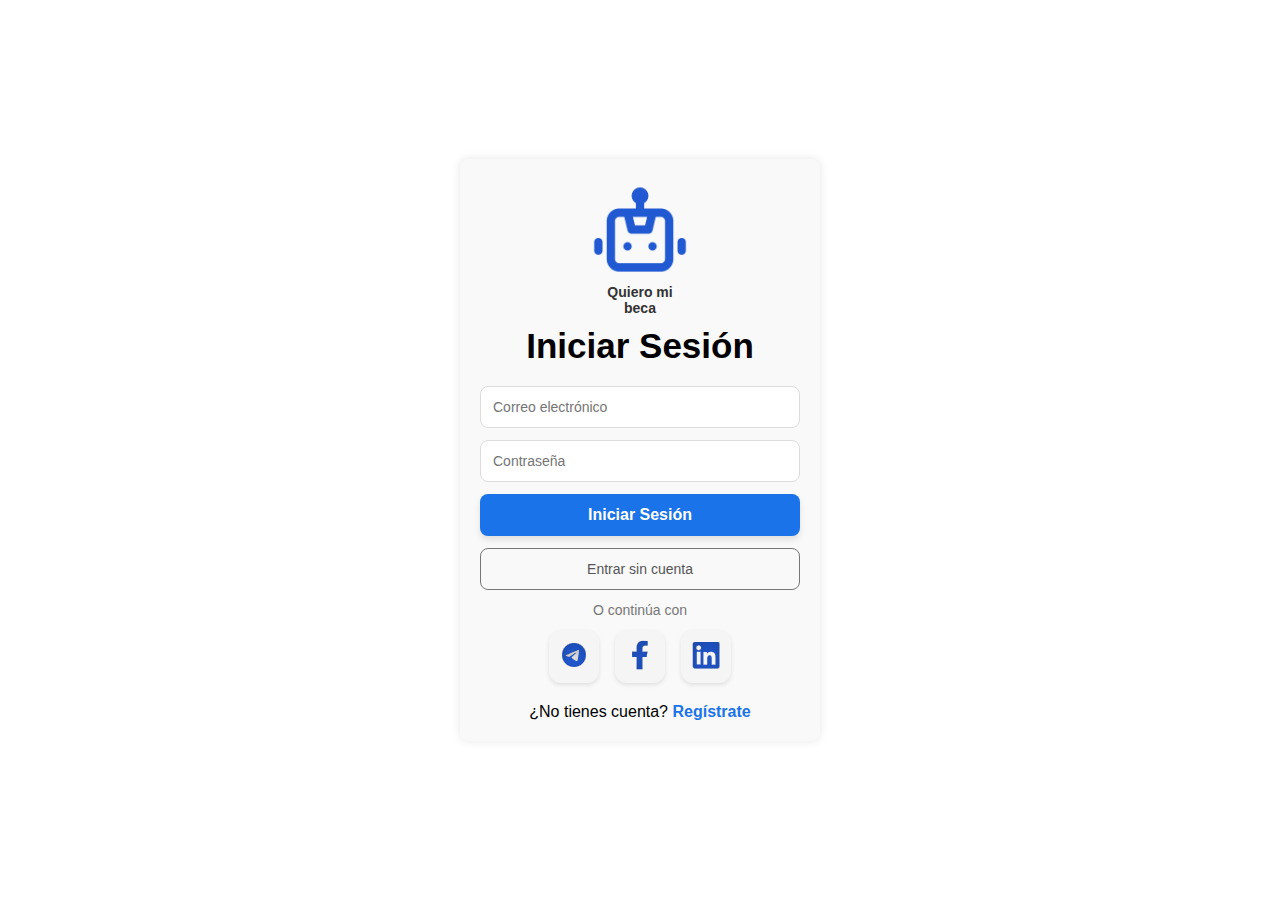
<file: QuieroMiBeca/index.html>
<!DOCTYPE html>                                                                                     <!-- versio de HTML5 -->
<html lang="es">                                                                                    <!-- idioma español -->
<head>                                                                                              <!-- metadatos -->
  <meta charset="UTF-8">                                                                            <!-- codificación de caracteres -->
  <meta name="viewport" content="width=device-width, initial-scale=1.0">                            <!-- diseño responsivo -->
  <title>Quiero mi beca - Iniciar Sesión</title>                                                    <!-- título de la página -->
  <link rel="stylesheet" href="styles.css">                                                         <!-- enlace a la hoja de estilos -->
</head>                                                                       
<body>                                                                                              <!-- contenido visible de la página -->
  <div class="login-container">                                                                     <!-- contenedor principal -->
     <!--Logo-->  
    <div class="logo">                                                                              <!-- sección del logo -->
      <img src="/img/logo.png" alt="Logo Quiero mi beca" width="100px">                             <!-- imagen del logo -->
      <h2 class="app-name">Quiero mi beca</h2>                                                      <!-- nombre del sitio -->
    </div>
    <!--Titulo-->
    <h1 class ="title">Iniciar Sesión</h1>                                                          <!-- título principal -->
    <!--Formulario-->
    <form class="login-form">                                                                       <!-- formulario de inicio de sesión -->
      <input type="email" placeholder="Correo electrónico" required>                                <!-- campo de correo electrónico -->
      <input type="password" placeholder="Contraseña" required>                                     <!-- campo de contraseña -->
      <button type="submit" class="btn-primary">Iniciar Sesión</button>                            <!-- botón de envío del formulario -->
      <button type="button" class="btn-secondary">Entrar sin cuenta</button>                      <!-- botón de entrar sin cuenta -->
    </form>

    <!--Línea divisoria-->
    <p class="divider">O continúa con</p>                                                           <!-- texto separador -->
    
    <!--Redes sociales-->
    <div class="social-login">                                                                       <!-- sección de inicio de sesión social -->
      <button><img src="/img/icono-tele.svg" alt="Telegram"></button>                                <!-- enlace a Telegram -->
      <button><img src="/img/icono-fb.svg" alt="Facebook"></button>                                  <!-- enlace a Facebook -->
      <button><img src="/img/icono-linke.svg" alt="LinkedIn"></button>                               <!-- enlace a LinkedIn -->
    </div>
    <!--Registro-->
    <p class="register-text">¿No tienes cuenta? <a href="/QuieroMiBeca/newaccount.html">Regístrate</a></p>                       <!-- enlace de registro -->
  </div>
</body>
</html>
</file>
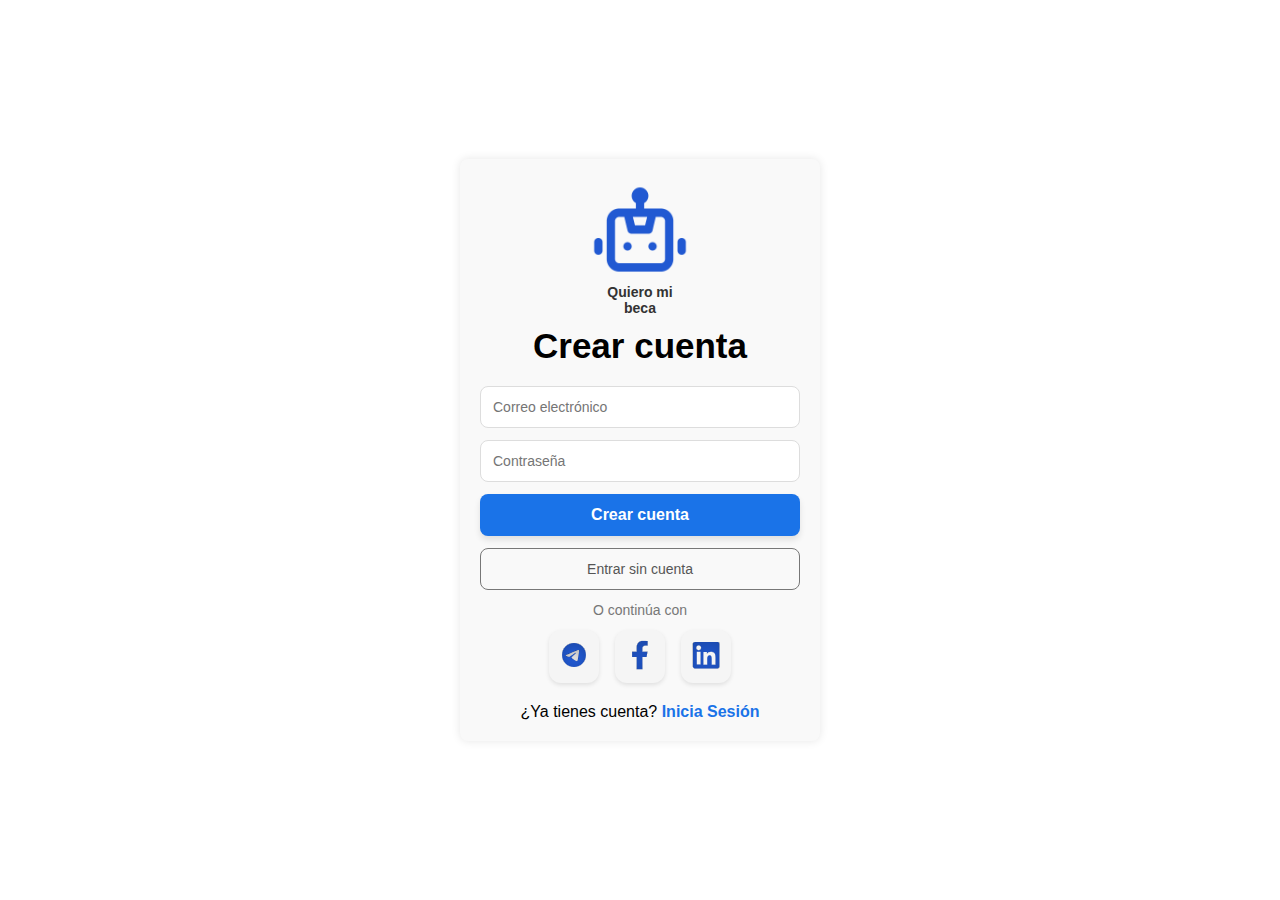
<file: QuieroMiBeca/newaccount.html>
<!DOCTYPE html>                                                                                     <!-- versio de HTML5 -->
<html lang="es">                                                                                    <!-- idioma español -->
<head>                                                                                              <!-- metadatos -->
  <meta charset="UTF-8">                                                                            <!-- codificación de caracteres -->
  <meta name="viewport" content="width=device-width, initial-scale=1.0">                            <!-- diseño responsivo -->
  <title>Quiero mi beca - Iniciar Sesión</title>                                                    <!-- título de la página -->
  <link rel="stylesheet" href="styles.css">                                                         <!-- enlace a la hoja de estilos -->
</head>                                                                       
<body>                                                                                              <!-- contenido visible de la página -->
  <div class="login-container">                                                                     <!-- contenedor principal -->
     <!--Logo-->  
    <div class="logo">                                                                              <!-- sección del logo -->
      <img src="/img/logo.png" alt="Logo Quiero mi beca" width="100px">                             <!-- imagen del logo -->
      <h2 class="app-name">Quiero mi beca</h2>                                                      <!-- nombre del sitio -->
    </div>
    <!--Titulo-->
    <h1 class ="title">Crear cuenta</h1>                                                          <!-- título principal -->
    <!--Formulario-->
    <form class="login-form">                                                                       <!-- formulario de inicio de sesión -->
      <input type="email" placeholder="Correo electrónico" required>                                <!-- campo de correo electrónico -->
      <input type="password" placeholder="Contraseña" required>                                     <!-- campo de contraseña -->
      <button type="submit" class="btn-primary">Crear cuenta</button>                            <!-- botón de envío del formulario -->
       <button type="button" class="btn-secondary">Entrar sin cuenta</button>                      <!-- botón de entrar sin cuenta -->
    </form>

    <!--Línea divisoria-->
    <p class="divider">O continúa con</p>                                                           <!-- texto separador -->
    
    <!--Redes sociales-->
    <div class="social-login">                                                                       <!-- sección de inicio de sesión social -->
      <button><img src="/img/icono-tele.svg" alt="Telegram"></button>                                <!-- enlace a Telegram -->
      <button><img src="/img/icono-fb.svg" alt="Facebook"></button>                                  <!-- enlace a Facebook -->
      <button><img src="/img/icono-linke.svg" alt="LinkedIn"></button>                               <!-- enlace a LinkedIn -->
    </div>
    <!--Registro-->
    <p class="register-text">¿Ya tienes cuenta? <a href="#">Inicia Sesión</a></p>                       <!-- enlace de registro -->
  </div>
</body>
</html>
</file>
<file: QuieroMiBeca/styles.css>
/* styles.css */
/* Reset basico */
* {               /* Selecciona todos los elementos */          
    margin: 0;    /* Elimina margenes por defecto */
    padding: 0;   /* Elimina relleno por defecto */
    box-sizing: border-box;/* Incluye el padding y border en el tamaño total del elemento */
    font-family: 'Segoe UI', Tahoma, Geneva, Verdana, sans-serif;/* Fuente por defecto */
}
body {                      /* Estilos para el cuerpo del documento */
  background-color: #fff;/* Color de fondo blanco */
  display: flex;           /* Usar flexbox para centrar contenido */
  justify-content: center; /* Centrar horizontalmente */
  align-items: center;     /* Centrar verticalmente */
  height: 100vh;           /* Altura completa de la ventana */
}

.login-container {                     /* Contenedor del formulario de login */
  background-color: #f9f9f9;         /* Color de fondo claro */
  padding: 20px;                       /* Relleno interno */
  border-radius: 8px;                  /* Bordes redondeados */
  box-shadow: 0 0 10px rgba(0, 0, 0, 0.1); /* Sombra suave */
  width: 100%;                         /* Ancho completo */
  max-width: 360px;                    /* Ancho fijo */
  text-align: center;                  /* Centrar texto */
}

.logo {                                /* Estilos para el logo */
  width: 100px;                        /* Ancho del logo */
  margin: 0 auto 10px;                 /* Margen inferior */
}

.app-name {                            /* Estilos para el nombre de la app */
  font-size: 14px;                     /* Tamaño de fuente grande */
  margin-bottom: 10px;                 /* Margen inferior */
  color: #333;                       /* Color de texto oscuro */
}
/* titulo */
.title {                               /* Estilos para el titulo */
  font-size: 35px;                     /* Tamaño de fuente grande */
  margin-bottom: 20px;                 /* Margen inferior */
  font-weight: bold;                   /* Negrita */
  color: #000;                       /* Color de texto oscuro */
}
/* formulario */
.login-form input{
  width: 100%;                        /* Ancho completo */
  padding: 12px;                      /* Relleno interno */
  margin-bottom: 12px;                /* Margen inferior */
  border: 1px solid #ddd;           /* Borde gris claro */
  border-radius: 8px;                 /* Bordes redondeados */
  font-size: 14px;                    /* Tamaño de fuente */
}

.btn-primary {                           /* Estilos para el boton primario */
  width: 100%;                           /* Ancho completo */
  padding: 12px;                         /* Relleno interno */
  background-color: #1a73e8;           /* Color de fondo azul */
  color: #fff;                         /* Color de texto blanco */
  border: none;                          /* Sin borde */
  border-radius: 8px;                    /* Bordes redondeados */
  font-size: 16px;                       /* Tamaño de fuente */
  font-weight: bold;                     /* Tamaño de fuente */
  cursor: pointer;                       /* Cambia el cursor al pasar sobre el boton */
  margin-bottom: 12px;                   /* Cambia el cursor al pasar sobre el boton */
  box-shadow: 0 4px 6px rgba(0, 0, 0, 0.1); /* Sombra para dar efecto de profundidad */
}
.btn-primary:hover {                     /* Efecto hover para el boton primario */
  background-color: #1669c1;           /* Color de fondo azul mas oscuro */
}
.btn-secondary {                         /* Estilos para el boton secundario */
  width: 100%;                           /* Ancho completo */
  padding: 12px;                         /* Relleno interno */
  background-color: transparent;           /* Color de fondo gris claro */
  color: #555;                         /* Color de texto oscuro */
  border: 1px solid #777;                       /* Sin borde */
  border-radius: 8px;                    /* Bordes redondeados */
  font-size: 14px;                       /* Tamaño de fuente */
  cursor: pointer;                       /* Cambia el cursor al pasar sobre el boton */
}
.btn-secondary:hover {                   /* Efecto hover para el boton secundario */
  background-color: #f0f0f0;           /* Color de fondo gris mas oscuro */
}

/* linea divisoria */
.divider {                             /* Estilos para el texto separador */
  margin: 12px 0;                      /* Margen vertical */
  color: #777;                        /* Color de texto gris */
  font-size: 14px;                    /* Tamaño de fuente */
}
 
/* redes sociales */
.social-login{
  display: flex;                       /* Usar flexbox para alinear iconos */
  justify-content: center;            /* Centrar horizontalmente */
  gap: 16px;                          /* Espacio entre iconos */
  margin-bottom: 20px;                /* Margen inferior */
}
.social-login button{
  background: #f5f5f5; /* Fondo gris claro */
  border: none; /* Sin borde */
  border-radius: 12px;/* Bordes redondeados */
  padding: 10px; /* Relleno interno */
  cursor: pointer;/* Cambia el cursor al pasar sobre el boton */
  transition: background 0.3s; /* Transición suave para el fondo */
  box-shadow: 0 2px 4px rgba(0, 0, 0, 0.1); /* Sombra para dar efecto de profundidad */
}
.social-login button:hover {
  background: #e8e8e8; /* Fondo gris más oscuro al pasar el cursor */
}
.social-login img {
  width: 30px;
  height: 30px;
  align-items: center ;
}

/* registro */
.regiter-text {
  font-size: 10px;                    /* Tamaño de fuente */
  color: #444;                       /* Color de texto gris */
}
.register-text a {
  color: #1a73e8;                    /* Color de enlace azul */
  text-decoration: none;              /* Sin subrayado */
  font-weight: bold;                  /* Negrita */
}

.register-text a:hover {
  text-decoration: underline;         /* Subrayado al pasar el cursor */
}

.home-body{
  /* RESET */
  font-family: Arial, sans-serif;
  line-height: 1.6;
  color: #222;
  margin: 0;
  padding: 0;
  box-sizing: border-box;
  display: flex;
  flex-direction: column;  /* uno debajo de otro */
}


/* NAVBAR */
.navbar {
  display: flex;
  justify-content: space-between;
  align-items: center;
  padding: 12px 40px;
  background: #fff;
  box-shadow: 0 2px 5px rgba(0,0,0,0.1);
  position: absolute;
  max-width: 100%;  /* que abarque todo */
  width: 100%;
  top: 0;
  z-index: 1000;
  t-size: 20px;
  margin-bottom: 5%;  /* para que no se junte con el contenido */
}

/* HERO */
.hero {
  text-align: center;
  padding: 80px 20px;
  /*background: #f0f4ff;*/
  margin-top: 30%;  /* para que no se junte con el navbar */
}
.hero h1 {
  font-size: 2.5rem;
  font-weight: bold;
}
.hero h1 span {
  color: #2563eb;
}
.hero p {
  margin: 20px auto;
  max-width: 600px;
  color: #555;
}
.search-box {
  margin-top: 20px;
}
.search-box input {
  padding: 12px;
  width: 280px;
  border: 1px solid #ccc;
  border-radius: 8px;
}
.search-box button {
  display: flex;
  justify-content: center;
  padding: 12px 20px;
  background: #2563eb;
  color: #fff;
  border: none;
  border-radius: 8px;
  margin-left: 10px;
  cursor: pointer;
  box-shadow: 0 4px 8px rgba(0,0,0,0.1);
  font-weight: bold;  

}

/* INSTITUCIONES */
.instituciones {
  text-align: center;
  padding: 60px 20px;
}
.instituciones h2 {
  font-size: 1.8rem;
}
.instituciones p {
  color: #555;
  margin: 10px 0 40px;
}
.cards {
  display: flex;
  justify-content:space-evenly; 
  gap: 20px;
  flex-wrap: wrap;
  margin-top: 10%;  /* para que no se junte con el navbar */
}
.card {
  background: #fff;
  border-radius: 12px;
  box-shadow: 0 4px 8px rgba(0,0,0,0.1);
  overflow: hidden;
  width: 300px;
}
.card img {
  width: 100%;
  height: auto;
}
.card-body {
  padding: 16px;
}
.card-body h3 {
  font-size: 1.1rem;
  margin-bottom: 8px;
}
.card-body p {
  font-size: 0.9rem;
  color: #555;
}
.location {
  display: block;
  margin-top: 10px;
  font-size: 0.85rem;
  color: #777;
}

/* CTA */
.cta {
  text-align: center;
  padding: 60px 20px;
  background: #2563eb;
  color: #fff;
  border-radius: 16px;
  margin: 60px auto;
  width: 80%;
}
.cta button {
  margin-top: 20px;
  padding: 14px 28px;
  background: #fff;
  color: #2563eb;
  border: none;
  border-radius: 8px;
  cursor: pointer;
  font-weight: bold;
}

/* FOOTER */
.footer {
  width: 100%;
  max-width: 100%;  /* que abarque todo */
  display: flex;
  justify-content: space-evenly;
  align-items: flex-start;
  padding: 40px 80px;
  background: #1e3a8a;
  color: #fff;
}
.footer .links a {
  display: block;
  color: #fff;
  text-decoration: none;
  margin: 6px 0;
  font-size: 0.9rem;
}
.footer .footer-right a {
  margin: 0 8px;
  color: #fff;
  font-size: 1.2rem;
}
</file>
